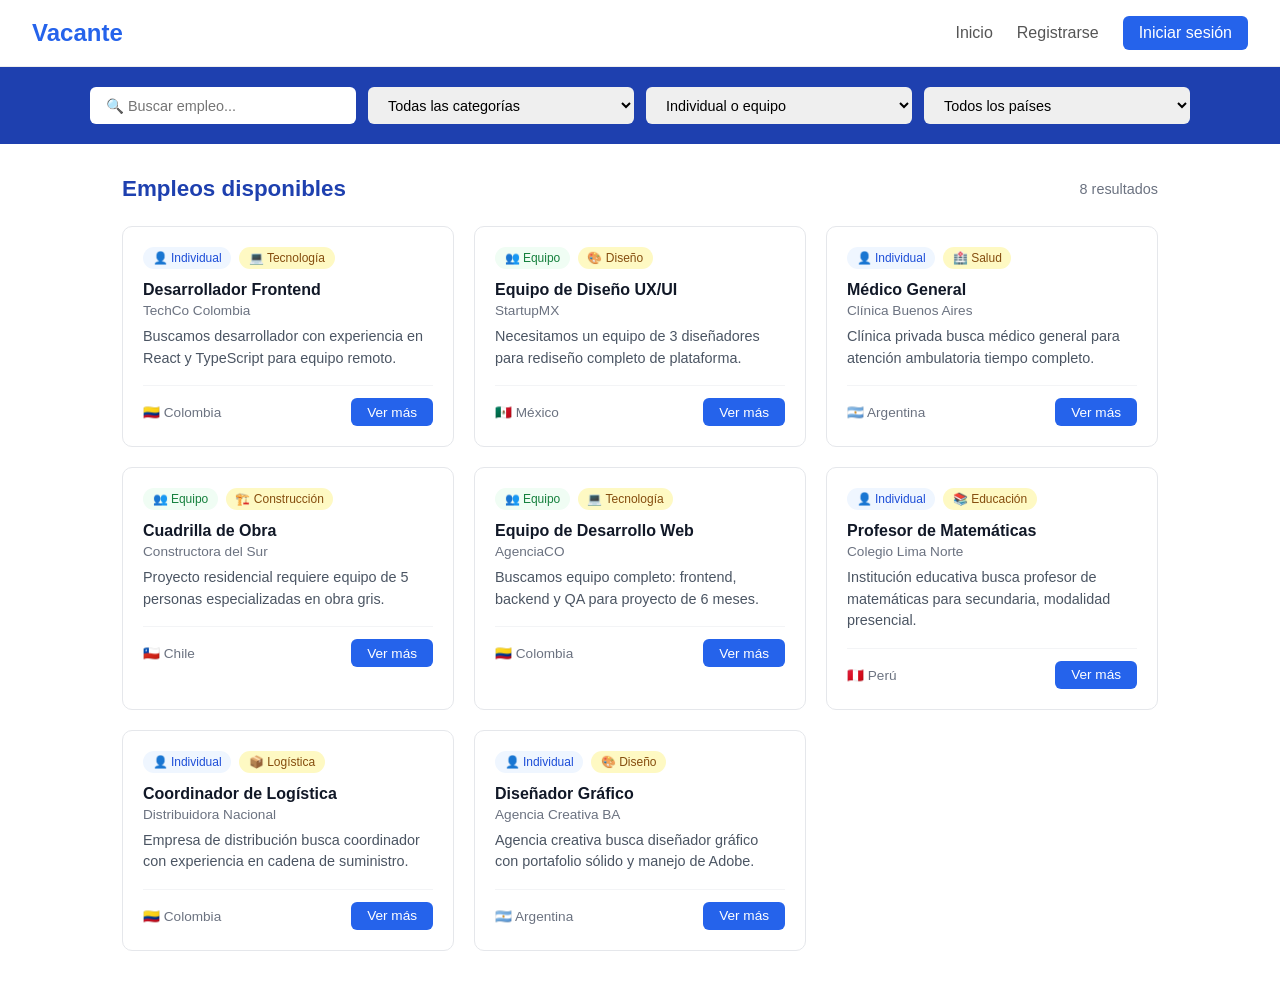
<file: frontend/pages/empleos.html>
<!DOCTYPE html>
<html lang="es">
<head>
  <meta charset="UTF-8">
  <meta name="viewport" content="width=device-width, initial-scale=1.0">
  <title>Empleos - Vacante</title>
  <link rel="stylesheet" href="../css/styles.css">
  <link rel="stylesheet" href="../css/empleos.css">
</head>
<body>

  <!-- NAVEGACIÓN -->
  <nav>
    <div class="nav-logo">Vacante</div>
    <div class="nav-links">
      <a href="../index.html">Inicio</a>
      <a href="registro.html">Registrarse</a>
      <a href="#" class="btn-login">Iniciar sesión</a>
    </div>
  </nav>

  <!-- FILTROS -->
  <section class="filtros">
    <div class="filtros-inner">
      <input type="text" placeholder="🔍 Buscar empleo...">
      <select id="filtro-categoria">
        <option value="">Todas las categorías</option>
        <option value="tecnologia">💻 Tecnología</option>
        <option value="salud">🏥 Salud</option>
        <option value="construccion">🏗️ Construcción</option>
        <option value="educacion">📚 Educación</option>
        <option value="diseno">🎨 Diseño</option>
        <option value="logistica">📦 Logística</option>
        <option value="administracion">💼 Administración</option>
        <option value="legal">⚖️ Legal</option>
      </select>
      <select id="filtro-tipo">
        <option value="">Individual o equipo</option>
        <option value="individual">👤 Individual</option>
        <option value="equipo">👥 Equipo</option>
      </select>
      <select id="filtro-pais">
        <option value="">Todos los países</option>
        <option value="colombia">Colombia</option>
        <option value="mexico">México</option>
        <option value="argentina">Argentina</option>
        <option value="chile">Chile</option>
        <option value="peru">Perú</option>
      </select>
    </div>
  </section>

  <!-- LISTADO -->
  <section class="empleos-section">
    <div class="empleos-header">
      <h2>Empleos disponibles</h2>
      <span id="contador">8 resultados</span>
    </div>
    <div class="empleos-grid" id="empleos-grid">

      <div class="empleo-card" data-categoria="tecnologia" data-tipo="individual" data-pais="colombia">
        <div class="empleo-top">
          <span class="badge badge-individual">👤 Individual</span>
          <span class="badge badge-cat">💻 Tecnología</span>
        </div>
        <h3>Desarrollador Frontend</h3>
        <p class="empresa">TechCo Colombia</p>
        <p class="descripcion">Buscamos desarrollador con experiencia en React y TypeScript para equipo remoto.</p>
        <div class="empleo-footer">
          <span>🇨🇴 Colombia</span>
          <button onclick="verDetalle()">Ver más</button>
        </div>
      </div>

      <div class="empleo-card" data-categoria="diseno" data-tipo="equipo" data-pais="mexico">
        <div class="empleo-top">
          <span class="badge badge-equipo">👥 Equipo</span>
          <span class="badge badge-cat">🎨 Diseño</span>
        </div>
        <h3>Equipo de Diseño UX/UI</h3>
        <p class="empresa">StartupMX</p>
        <p class="descripcion">Necesitamos un equipo de 3 diseñadores para rediseño completo de plataforma.</p>
        <div class="empleo-footer">
          <span>🇲🇽 México</span>
          <button onclick="verDetalle()">Ver más</button>
        </div>
      </div>

      <div class="empleo-card" data-categoria="salud" data-tipo="individual" data-pais="argentina">
        <div class="empleo-top">
          <span class="badge badge-individual">👤 Individual</span>
          <span class="badge badge-cat">🏥 Salud</span>
        </div>
        <h3>Médico General</h3>
        <p class="empresa">Clínica Buenos Aires</p>
        <p class="descripcion">Clínica privada busca médico general para atención ambulatoria tiempo completo.</p>
        <div class="empleo-footer">
          <span>🇦🇷 Argentina</span>
          <button onclick="verDetalle()">Ver más</button>
        </div>
      </div>

      <div class="empleo-card" data-categoria="construccion" data-tipo="equipo" data-pais="chile">
        <div class="empleo-top">
          <span class="badge badge-equipo">👥 Equipo</span>
          <span class="badge badge-cat">🏗️ Construcción</span>
        </div>
        <h3>Cuadrilla de Obra</h3>
        <p class="empresa">Constructora del Sur</p>
        <p class="descripcion">Proyecto residencial requiere equipo de 5 personas especializadas en obra gris.</p>
        <div class="empleo-footer">
          <span>🇨🇱 Chile</span>
          <button onclick="verDetalle()">Ver más</button>
        </div>
      </div>

      <div class="empleo-card" data-categoria="tecnologia" data-tipo="equipo" data-pais="colombia">
        <div class="empleo-top">
          <span class="badge badge-equipo">👥 Equipo</span>
          <span class="badge badge-cat">💻 Tecnología</span>
        </div>
        <h3>Equipo de Desarrollo Web</h3>
        <p class="empresa">AgenciaCO</p>
        <p class="descripcion">Buscamos equipo completo: frontend, backend y QA para proyecto de 6 meses.</p>
        <div class="empleo-footer">
          <span>🇨🇴 Colombia</span>
          <button onclick="verDetalle()">Ver más</button>
        </div>
      </div>

      <div class="empleo-card" data-categoria="educacion" data-tipo="individual" data-pais="peru">
        <div class="empleo-top">
          <span class="badge badge-individual">👤 Individual</span>
          <span class="badge badge-cat">📚 Educación</span>
        </div>
        <h3>Profesor de Matemáticas</h3>
        <p class="empresa">Colegio Lima Norte</p>
        <p class="descripcion">Institución educativa busca profesor de matemáticas para secundaria, modalidad presencial.</p>
        <div class="empleo-footer">
          <span>🇵🇪 Perú</span>
          <button onclick="verDetalle()">Ver más</button>
        </div>
      </div>

      <div class="empleo-card" data-categoria="logistica" data-tipo="individual" data-pais="colombia">
        <div class="empleo-top">
          <span class="badge badge-individual">👤 Individual</span>
          <span class="badge badge-cat">📦 Logística</span>
        </div>
        <h3>Coordinador de Logística</h3>
        <p class="empresa">Distribuidora Nacional</p>
        <p class="descripcion">Empresa de distribución busca coordinador con experiencia en cadena de suministro.</p>
        <div class="empleo-footer">
          <span>🇨🇴 Colombia</span>
          <button onclick="verDetalle()">Ver más</button>
        </div>
      </div>

      <div class="empleo-card" data-categoria="diseno" data-tipo="individual" data-pais="argentina">
        <div class="empleo-top">
          <span class="badge badge-individual">👤 Individual</span>
          <span class="badge badge-cat">🎨 Diseño</span>
        </div>
        <h3>Diseñador Gráfico</h3>
        <p class="empresa">Agencia Creativa BA</p>
        <p class="descripcion">Agencia creativa busca diseñador gráfico con portafolio sólido y manejo de Adobe.</p>
        <div class="empleo-footer">
          <span>🇦🇷 Argentina</span>
          <button onclick="verDetalle()">Ver más</button>
        </div>
      </div>

    </div>
  </section>

  <script src="../js/empleos.js"></script>
</body>
</html>
</file>
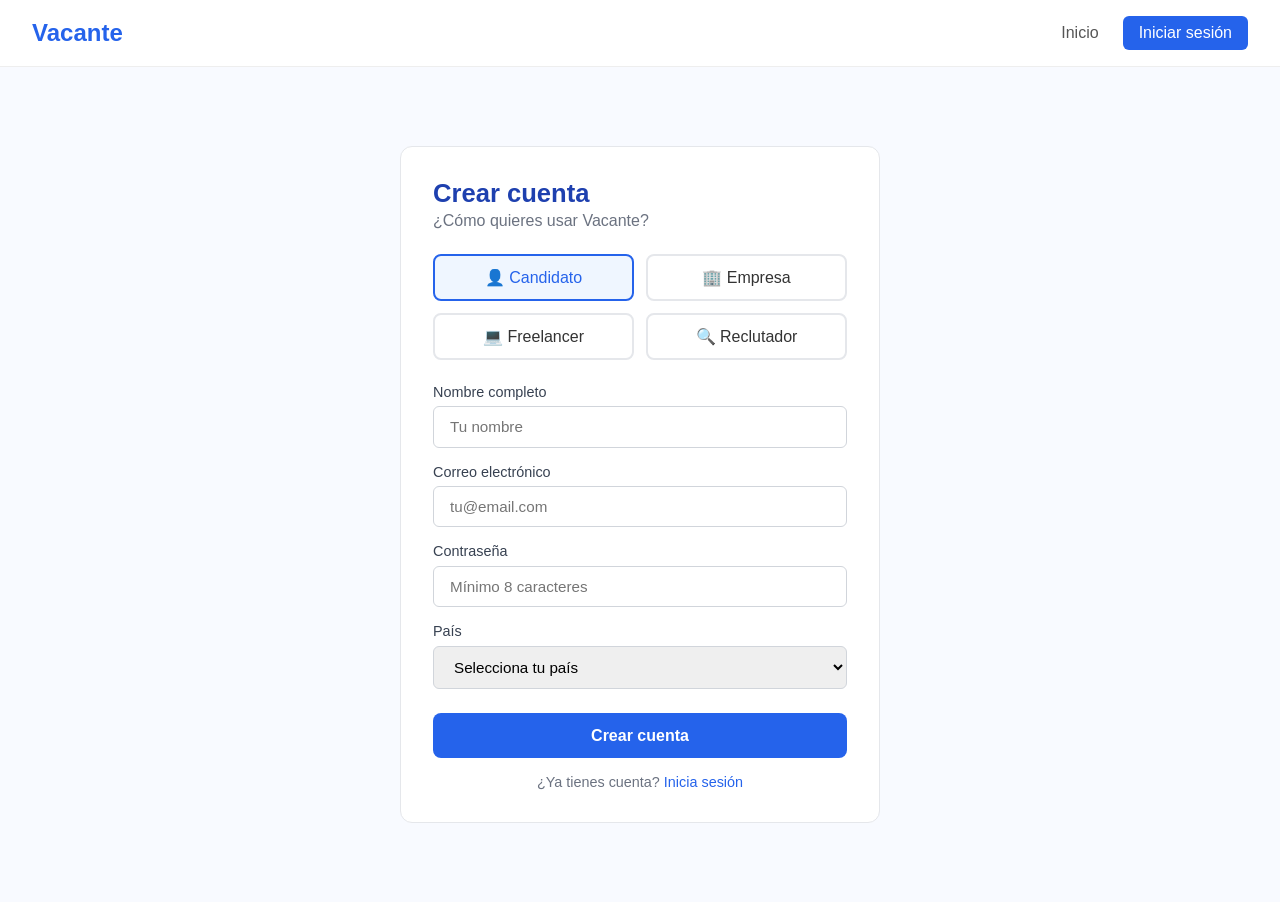
<file: frontend/pages/registros.html>
<!DOCTYPE html>
<html lang="es">
<head>
  <meta charset="UTF-8">
  <meta name="viewport" content="width=device-width, initial-scale=1.0">
  <title>Registro - Vacante</title>
  <link rel="stylesheet" href="../css/styles.css">
  <link rel="stylesheet" href="../css/registro.css">
</head>
<body>

  <!-- NAVEGACIÓN -->
  <nav>
    <div class="nav-logo">Vacante</div>
    <div class="nav-links">
      <a href="../index.html">Inicio</a>
      <a href="#" class="btn-login">Iniciar sesión</a>
    </div>
  </nav>

  <!-- FORMULARIO -->
  <section class="registro-section">
    <div class="registro-card">
      <h2>Crear cuenta</h2>
      <p class="registro-sub">¿Cómo quieres usar Vacante?</p>

      <!-- TIPO DE USUARIO -->
      <div class="tipo-grid">
        <div class="tipo-card activo" data-tipo="candidato">
          👤 Candidato
        </div>
        <div class="tipo-card" data-tipo="empresa">
          🏢 Empresa
        </div>
        <div class="tipo-card" data-tipo="freelancer">
          💻 Freelancer
        </div>
        <div class="tipo-card" data-tipo="reclutador">
          🔍 Reclutador
        </div>
      </div>

      <!-- CAMPOS -->
      <div class="form-group">
        <label>Nombre completo</label>
        <input type="text" placeholder="Tu nombre">
      </div>
      <div class="form-group">
        <label>Correo electrónico</label>
        <input type="email" placeholder="tu@email.com">
      </div>
      <div class="form-group">
        <label>Contraseña</label>
        <input type="password" placeholder="Mínimo 8 caracteres">
      </div>
      <div class="form-group">
        <label>País</label>
        <select>
          <option value="">Selecciona tu país</option>
          <option>Colombia</option>
          <option>México</option>
          <option>Argentina</option>
          <option>Chile</option>
          <option>Perú</option>
          <option>Venezuela</option>
          <option>Ecuador</option>
          <option>Bolivia</option>
          <option>Uruguay</option>
          <option>Paraguay</option>
        </select>
      </div>

      <button class="btn-registro">Crear cuenta</button>

      <p class="login-link">¿Ya tienes cuenta? <a href="#">Inicia sesión</a></p>
    </div>
  </section>

  <script src="../js/registro.js"></script>
</body>
</html>
</file>
<file: frontend/css/styles.css>
/* RESET Y BASE */
* {
  margin: 0;
  padding: 0;
  box-sizing: border-box;
}

body {
  font-family: 'Segoe UI', sans-serif;
  color: #333;
}

/* NAVEGACIÓN */
nav {
  display: flex;
  justify-content: space-between;
  align-items: center;
  padding: 1rem 2rem;
  background: #fff;
  border-bottom: 1px solid #eee;
}

.nav-logo {
  font-size: 1.5rem;
  font-weight: 700;
  color: #2563eb;
}

.nav-links {
  display: flex;
  gap: 1.5rem;
  align-items: center;
}

.nav-links a {
  text-decoration: none;
  color: #555;
}

.btn-login {
  background: #2563eb;
  color: #fff !important;
  padding: 0.5rem 1rem;
  border-radius: 6px;
}

/* HERO */
.hero {
  background: linear-gradient(135deg, #1e40af, #2563eb);
  color: #fff;
  text-align: center;
  padding: 5rem 2rem;
}

.hero h1 {
  font-size: 2.5rem;
  margin-bottom: 1rem;
}

.hero p {
  font-size: 1.1rem;
  margin-bottom: 2rem;
  opacity: 0.9;
}

/* BARRA DE BÚSQUEDA */
.search-bar {
  display: flex;
  gap: 0.5rem;
  justify-content: center;
  flex-wrap: wrap;
}

.search-bar input {
  padding: 0.75rem 1rem;
  border: none;
  border-radius: 6px;
  font-size: 1rem;
  width: 250px;
}

.search-bar button {
  padding: 0.75rem 2rem;
  background: #f59e0b;
  color: #fff;
  border: none;
  border-radius: 6px;
  font-size: 1rem;
  cursor: pointer;
  font-weight: 600;
}

.search-bar button:hover {
  background: #d97706;
}

/* CATEGORÍAS */
.categorias {
  padding: 4rem 2rem;
  text-align: center;
}

.categorias h2 {
  font-size: 1.8rem;
  margin-bottom: 2rem;
  color: #1e40af;
}

.categorias-grid {
  display: grid;
  grid-template-columns: repeat(auto-fit, minmax(150px, 1fr));
  gap: 1rem;
  max-width: 900px;
  margin: 0 auto;
}

.categoria-card {
  background: #f0f4ff;
  border: 1px solid #dbeafe;
  border-radius: 10px;
  padding: 1.5rem 1rem;
  font-size: 1rem;
  font-weight: 500;
  cursor: pointer;
  transition: all 0.2s;
}

.categoria-card:hover {
  background: #2563eb;
  color: #fff;
  transform: translateY(-3px);
}
</file>
<file: frontend/css/empleos.css>
.filtros {
  background: #1e40af;
  padding: 1.25rem 2rem;
}

.filtros-inner {
  display: flex;
  gap: 0.75rem;
  max-width: 1100px;
  margin: 0 auto;
  flex-wrap: wrap;
}

.filtros-inner input,
.filtros-inner select {
  padding: 0.6rem 1rem;
  border: none;
  border-radius: 6px;
  font-size: 0.9rem;
  flex: 1;
  min-width: 150px;
}

.empleos-section {
  max-width: 1100px;
  margin: 2rem auto;
  padding: 0 2rem;
}

.empleos-header {
  display: flex;
  justify-content: space-between;
  align-items: center;
  margin-bottom: 1.5rem;
}

.empleos-header h2 {
  font-size: 1.4rem;
  color: #1e40af;
}

#contador {
  color: #6b7280;
  font-size: 0.9rem;
}

.empleos-grid {
  display: grid;
  grid-template-columns: repeat(auto-fill, minmax(300px, 1fr));
  gap: 1.25rem;
}

.empleo-card {
  background: #fff;
  border: 1px solid #e5e7eb;
  border-radius: 10px;
  padding: 1.25rem;
  transition: box-shadow 0.2s;
}

.empleo-card:hover {
  box-shadow: 0 4px 12px rgba(0,0,0,0.08);
}

.empleo-top {
  display: flex;
  gap: 0.5rem;
  margin-bottom: 0.75rem;
}

.badge {
  font-size: 0.75rem;
  padding: 0.25rem 0.6rem;
  border-radius: 20px;
  font-weight: 500;
}

.badge-individual {
  background: #eff6ff;
  color: #1d4ed8;
}

.badge-equipo {
  background: #f0fdf4;
  color: #15803d;
}

.badge-cat {
  background: #fef9c3;
  color: #854d0e;
}

.empleo-card h3 {
  font-size: 1rem;
  font-weight: 600;
  margin-bottom: 0.25rem;
  color: #111827;
}

.empresa {
  font-size: 0.85rem;
  color: #6b7280;
  margin-bottom: 0.5rem;
}

.descripcion {
  font-size: 0.9rem;
  color: #4b5563;
  line-height: 1.5;
  margin-bottom: 1rem;
}

.empleo-footer {
  display: flex;
  justify-content: space-between;
  align-items: center;
  border-top: 1px solid #f3f4f6;
  padding-top: 0.75rem;
  font-size: 0.85rem;
  color: #6b7280;
}

.empleo-footer button {
  background: #2563eb;
  color: #fff;
  border: none;
  padding: 0.4rem 1rem;
  border-radius: 6px;
  cursor: pointer;
  font-size: 0.85rem;
  transition: background 0.2s;
}

.empleo-footer button:hover {
  background: #1d4ed8;
}
</file>
<file: frontend/css/registro.css>
.registro-section {
  min-height: calc(100vh - 65px);
  background: #f8faff;
  display: flex;
  align-items: center;
  justify-content: center;
  padding: 2rem;
}

.registro-card {
  background: #fff;
  border-radius: 12px;
  border: 1px solid #e5e7eb;
  padding: 2rem;
  width: 100%;
  max-width: 480px;
}

.registro-card h2 {
  font-size: 1.6rem;
  color: #1e40af;
  margin-bottom: 0.25rem;
}

.registro-sub {
  color: #6b7280;
  margin-bottom: 1.5rem;
}

.tipo-grid {
  display: grid;
  grid-template-columns: 1fr 1fr;
  gap: 0.75rem;
  margin-bottom: 1.5rem;
}

.tipo-card {
  border: 2px solid #e5e7eb;
  border-radius: 8px;
  padding: 0.75rem;
  text-align: center;
  cursor: pointer;
  font-weight: 500;
  transition: all 0.2s;
}

.tipo-card:hover {
  border-color: #2563eb;
  color: #2563eb;
}

.tipo-card.activo {
  border-color: #2563eb;
  background: #eff6ff;
  color: #2563eb;
}

.form-group {
  margin-bottom: 1rem;
}

.form-group label {
  display: block;
  font-size: 0.9rem;
  font-weight: 500;
  margin-bottom: 0.4rem;
  color: #374151;
}

.form-group input,
.form-group select {
  width: 100%;
  padding: 0.7rem 1rem;
  border: 1px solid #d1d5db;
  border-radius: 6px;
  font-size: 0.95rem;
  outline: none;
  transition: border 0.2s;
}

.form-group input:focus,
.form-group select:focus {
  border-color: #2563eb;
}

.btn-registro {
  width: 100%;
  padding: 0.85rem;
  background: #2563eb;
  color: #fff;
  border: none;
  border-radius: 8px;
  font-size: 1rem;
  font-weight: 600;
  cursor: pointer;
  margin-top: 0.5rem;
  transition: background 0.2s;
}

.btn-registro:hover {
  background: #1d4ed8;
}

.login-link {
  text-align: center;
  margin-top: 1rem;
  font-size: 0.9rem;
  color: #6b7280;
}

.login-link a {
  color: #2563eb;
  text-decoration: none;
  font-weight: 500;
}
</file>
